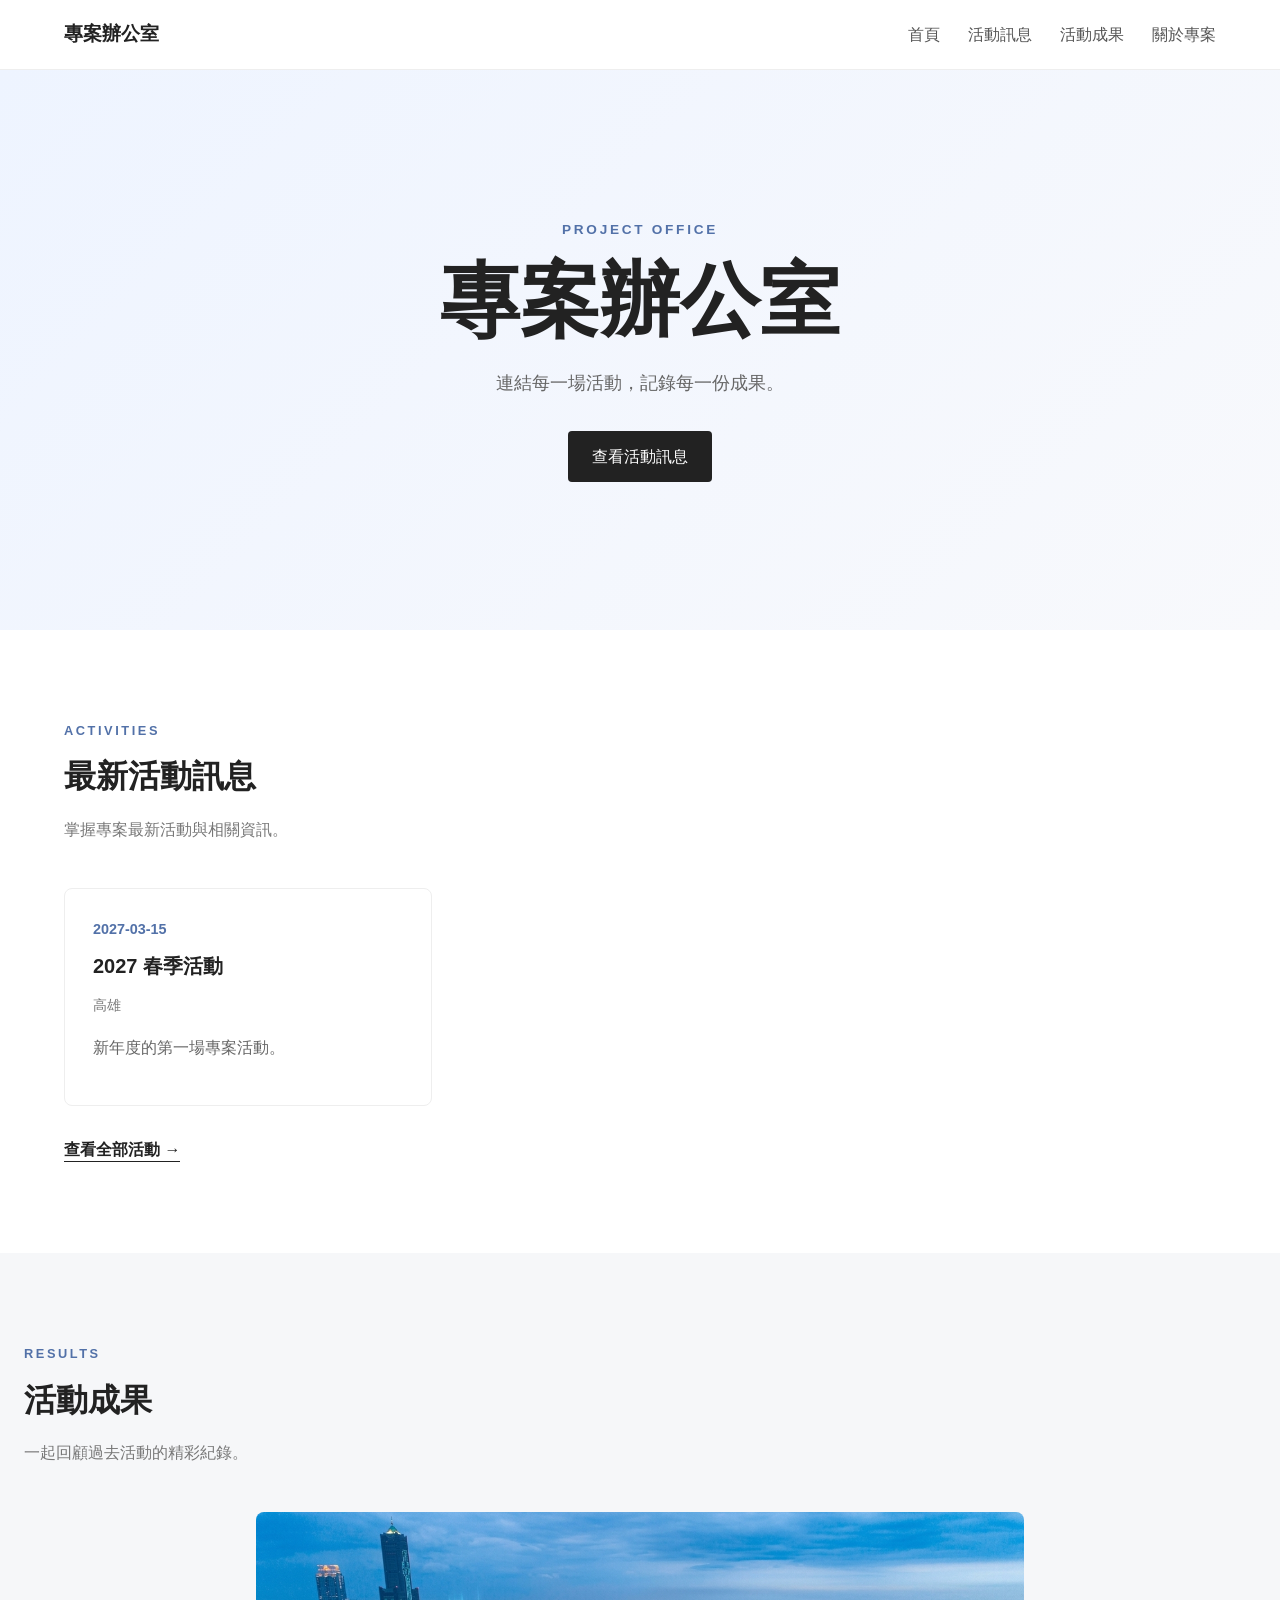
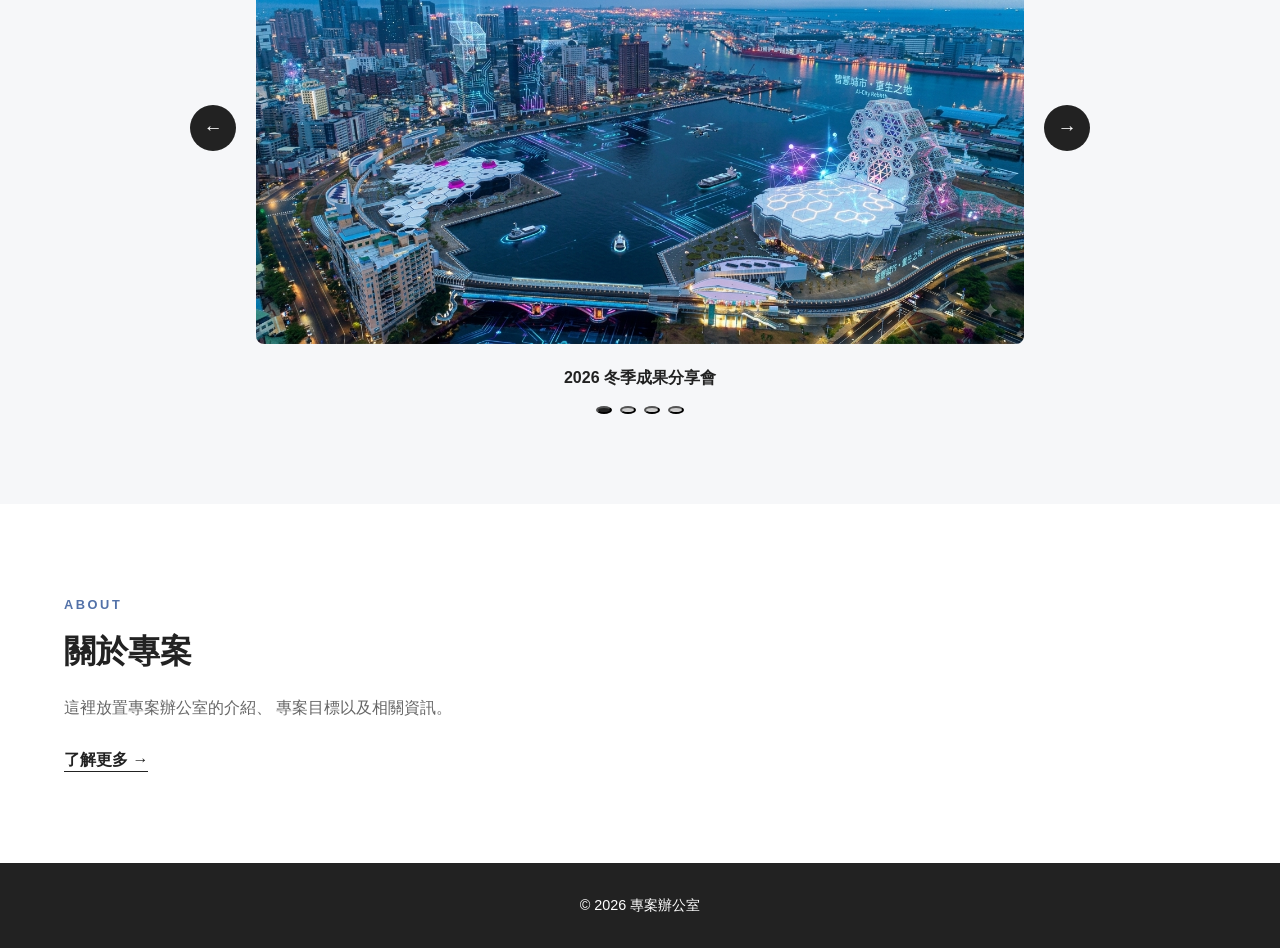
<file: index.html>
<!DOCTYPE html>
<html lang="zh-Hant">

<head>

    <meta charset="UTF-8">

    <meta
        name="viewport"
        content="width=device-width, initial-scale=1.0"
    >

    <title>專案辦公室</title>

    <link
        rel="stylesheet"
        href="css/style.css"
    >

</head>


<body>

    <!-- 網站導覽列 -->
    <header class="site-header">

        <nav class="navbar">

            <a href="index.html" class="logo">
                專案辦公室
            </a>

            <div class="nav-links">

                <a href="index.html">
                    首頁
                </a>

                <a href="activities.html">
                    活動訊息
                </a>

                <a href="results.html">
                    活動成果
                </a>

                <a href="about.html">
                    關於專案
                </a>

            </div>

        </nav>

    </header>


    <!-- 主要內容 -->
    <main>

        <!-- 首頁主視覺 -->
        <section class="hero">

            <div class="hero-content">

                <p class="hero-label">
                    PROJECT OFFICE
                </p>

                <h1>
                    專案辦公室
                </h1>

                <p>
                    連結每一場活動，記錄每一份成果。
                </p>

                <a href="activities.html" class="button">
                    查看活動訊息
                </a>

            </div>

        </section>


        <!-- 最新活動 -->
        <section class="section">

            <div class="section-title">

                <p class="section-label">
                    ACTIVITIES
                </p>

                <h2>
                    最新活動訊息
                </h2>

                <p>
                    掌握專案最新活動與相關資訊。
                </p>

            </div>


            <div id="latest-activities" class="activity-list">

                <!--
                    之後 JavaScript
                    會自動把活動資料放到這裡
                -->

                <p>
                    活動資料載入中……
                </p>

            </div>


            <div class="section-more">

                <a href="activities.html" class="text-link">
                    查看全部活動 →
                </a>

            </div>

        </section>


        <!-- 活動成果照片 -->
        <section class="section results-section">

            <div class="section-title">

                <p class="section-label">
                    RESULTS
                </p>

                <h2>
                    活動成果
                </h2>

                <p>
                    一起回顧過去活動的精彩紀錄。
                </p>

            </div>


            <div class="photo-slider">

                <button
                    class="slider-button"
                    id="prev-button"
                    type="button"
                >
                    ←
                </button>


<div class="slider-image">

    <a
        id="result-link"
        href="results.html"
    >

        <img
            id="result-image"
            src=""
            alt="活動成果照片"
        >

    </a>

</div>



                <button
                    class="slider-button"
                    id="next-button"
                    type="button"
                >
                    →
                </button>

            </div>


            <div
                id="result-title"
                class="slider-title"
            >
                活動成果
            </div>


            <div
                id="slider-dots"
                class="slider-dots"
            >
            </div>

        </section>


        <!-- 關於專案 -->
        <section class="section about-section">

            <div class="about-content">

                <p class="section-label">
                    ABOUT
                </p>

                <h2>
                    關於專案
                </h2>

                <p>
                    這裡放置專案辦公室的介紹、
                    專案目標以及相關資訊。
                </p>

                <a href="about.html" class="text-link">
                    了解更多 →
                </a>

            </div>

        </section>

    </main>


    <!-- 頁尾 -->
    <footer class="site-footer">

        <p>
            © 2026 專案辦公室
        </p>

    </footer>


    <!-- JavaScript -->
    <script src="js/main.js"></script>

</body>

</html>
</file>
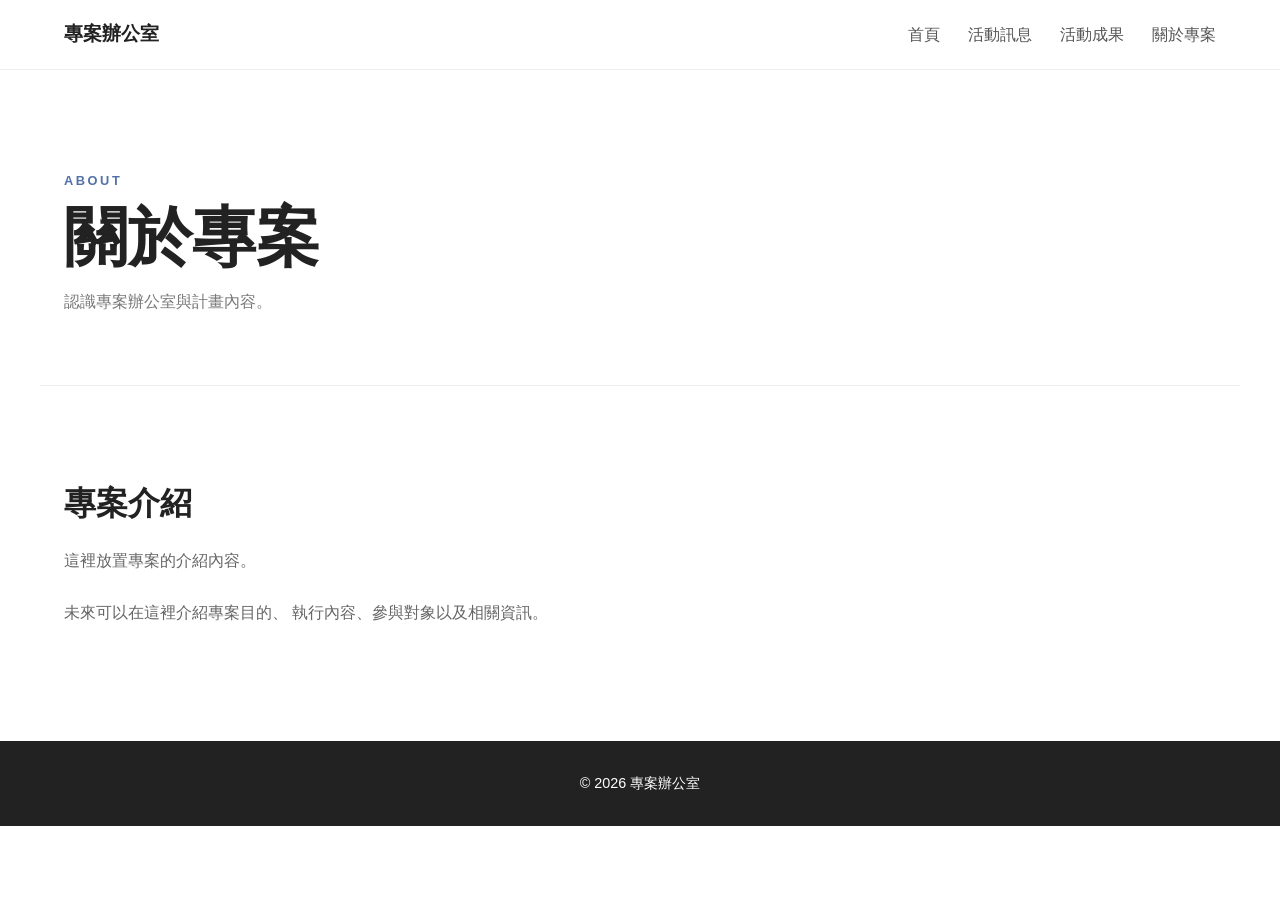
<file: about.html>
<!DOCTYPE html> <html lang="zh-Hant"> <head>
<meta charset="UTF-8">

<meta
    name="viewport"
    content="width=device-width, initial-scale=1.0"
>

<title>關於專案｜專案辦公室</title>

<link
    rel="stylesheet"
    href="css/style.css"
>

</head> <body>
<header class="site-header">

    <nav class="navbar">

        <a
            href="index.html"
            class="logo"
        >
            專案辦公室
        </a>

        <div class="nav-links">

            <a href="index.html">
                首頁
            </a>

            <a href="activities.html">
                活動訊息
            </a>

            <a href="results.html">
                活動成果
            </a>

            <a href="about.html">
                關於專案
            </a>

        </div>

    </nav>

</header>


<main>

    <section class="page-header">

        <p class="section-label">
            ABOUT
        </p>

        <h1>
            關於專案
        </h1>

        <p>
            認識專案辦公室與計畫內容。
        </p>

    </section>


    <section class="section">

        <div class="about-content">

            <h2>
                專案介紹
            </h2>

            <p>
                這裡放置專案的介紹內容。
            </p>

            <p>
                未來可以在這裡介紹專案目的、
                執行內容、參與對象以及相關資訊。
            </p>

        </div>

    </section>

</main>


<footer class="site-footer">

    <p>
        © 2026 專案辦公室
    </p>

</footer>

</body> </html>
</file>
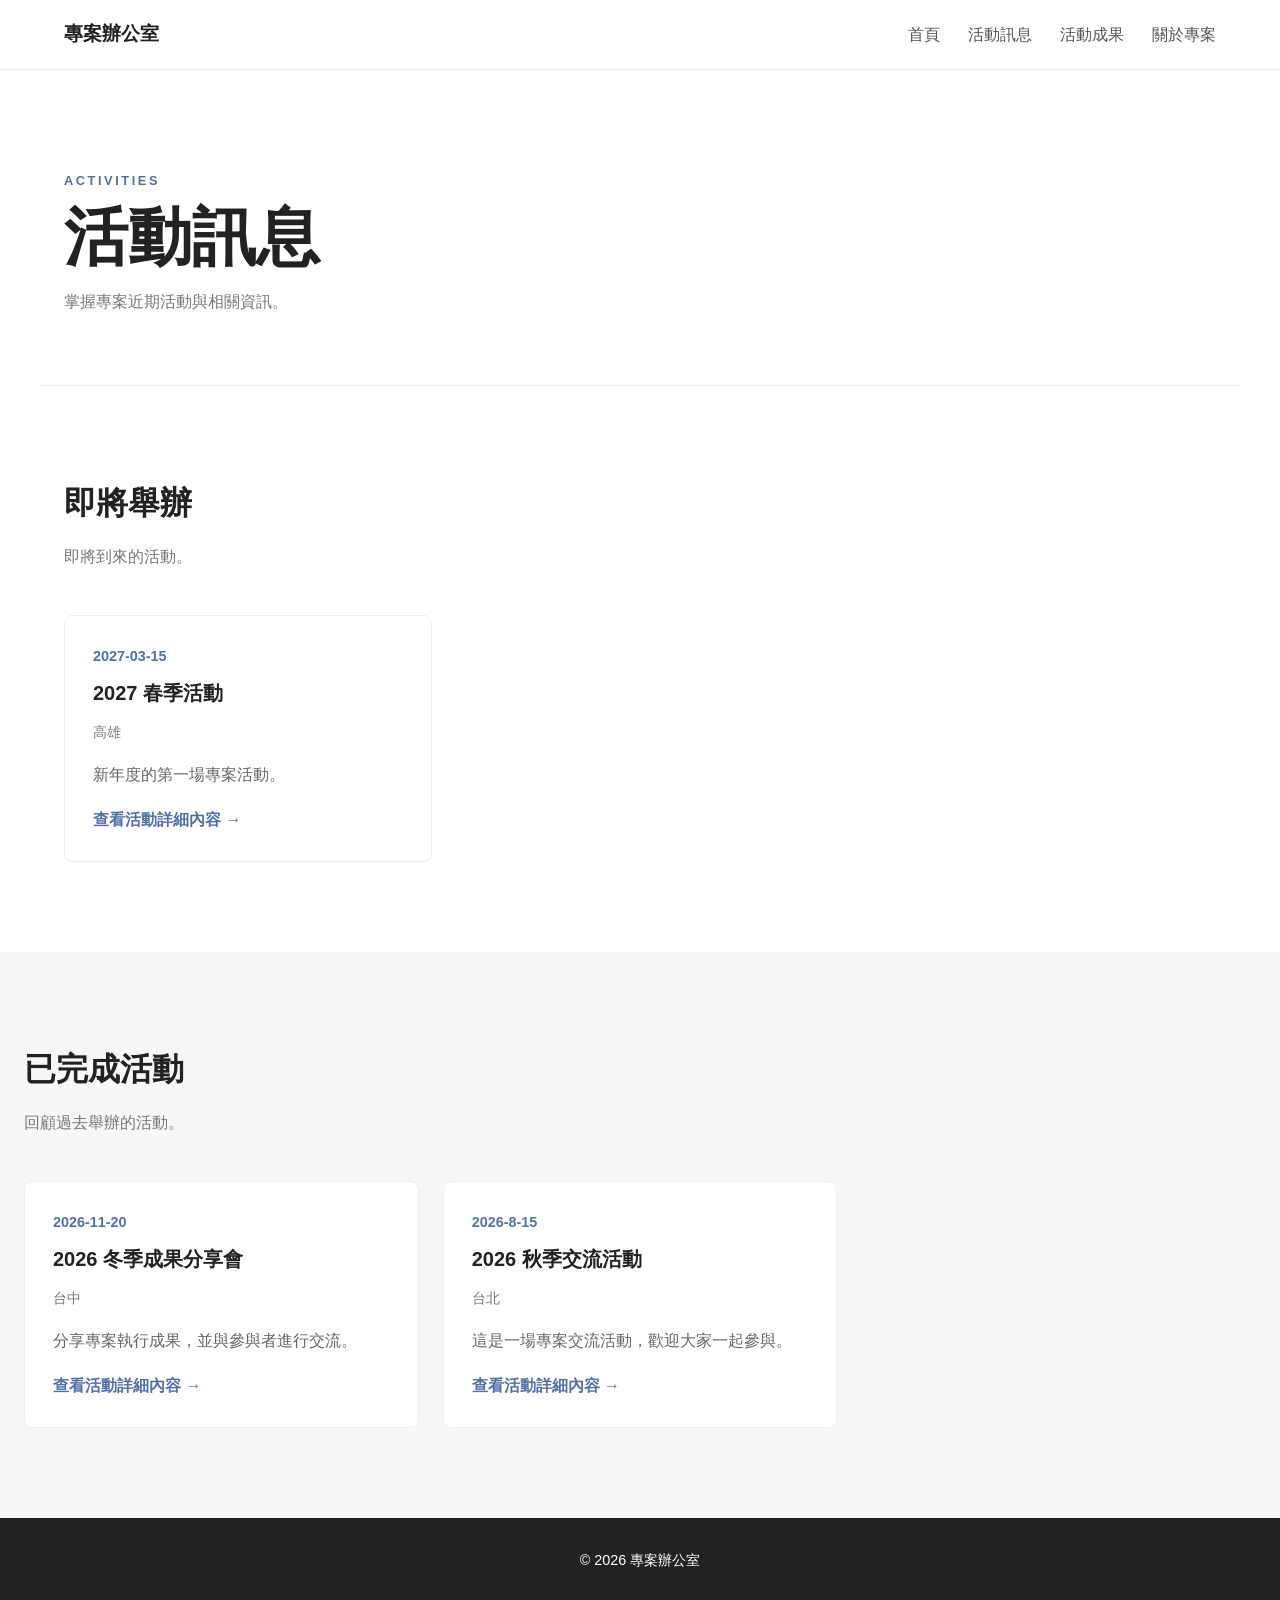
<file: activities.html>
<!DOCTYPE html>
<html lang="zh-Hant">

<head>

    <meta charset="UTF-8">

    <meta
        name="viewport"
        content="width=device-width, initial-scale=1.0"
    >

    <title>活動訊息｜專案辦公室</title>

    <link
        rel="stylesheet"
        href="css/style.css"
    >

</head>


<body>

    <!-- 網站導覽列 -->
    <header class="site-header">

        <nav class="navbar">

            <a
                href="index.html"
                class="logo"
            >
                專案辦公室
            </a>


            <div class="nav-links">

                <a href="index.html">
                    首頁
                </a>

                <a href="activities.html">
                    活動訊息
                </a>

                <a href="results.html">
                    活動成果
                </a>

                <a href="about.html">
                    關於專案
                </a>

            </div>

        </nav>

    </header>


    <!-- 主要內容 -->
    <main>

        <section class="page-header">

            <p class="section-label">
                ACTIVITIES
            </p>

            <h1>
                活動訊息
            </h1>

            <p>
                掌握專案近期活動與相關資訊。
            </p>

        </section>


        <!-- 即將舉辦 -->
        <section class="section">

            <div class="section-title">

                <h2>
                    即將舉辦
                </h2>

                <p>
                    即將到來的活動。
                </p>

            </div>


            <div
                id="upcoming-activities"
                class="activity-list"
            >

                <p>
                    活動資料載入中……
                </p>

            </div>

        </section>


        <!-- 已完成活動 -->
        <section class="section completed-section">

            <div class="section-title">

                <h2>
                    已完成活動
                </h2>

                <p>
                    回顧過去舉辦的活動。
                </p>

            </div>


            <div
                id="completed-activities"
                class="activity-list"
            >

                <p>
                    活動資料載入中……
                </p>

            </div>

        </section>

    </main>


    <!-- 頁尾 -->
    <footer class="site-footer">

        <p>
            © 2026 專案辦公室
        </p>

    </footer>


    <!-- JavaScript -->
    <script src="js/main.js"></script>

</body>

</html>
</file>
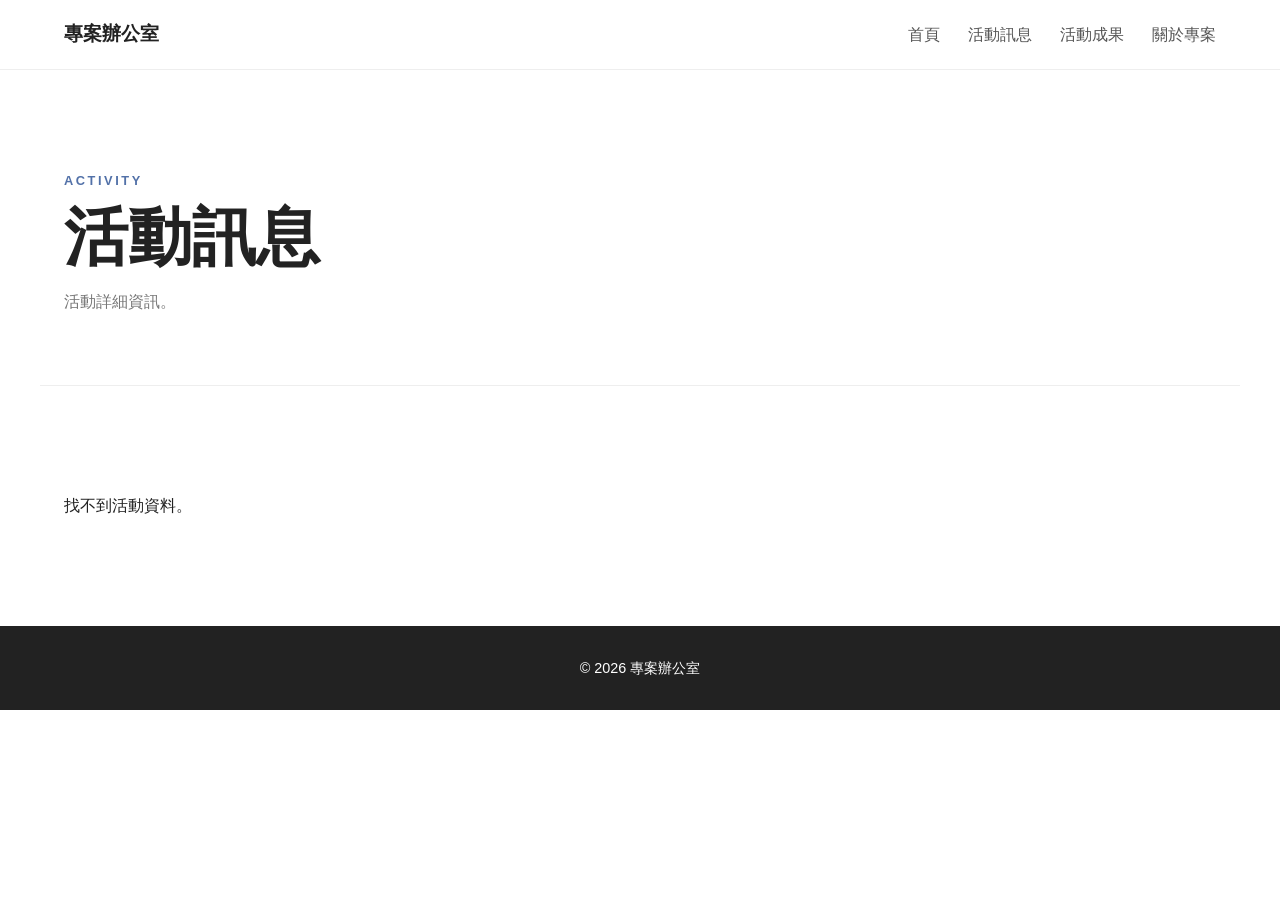
<file: activity-detail.html>
<!DOCTYPE html> <html lang="zh-Hant"> <head>
<meta charset="UTF-8">

<meta
    name="viewport"
    content="width=device-width, initial-scale=1.0"
>

<title>活動訊息｜專案辦公室</title>

<link
    rel="stylesheet"
    href="css/style.css"
>

</head> <body>
<!-- =========================
     導覽列
========================= -->

<header class="site-header">

    <nav class="navbar">

        <a
            href="index.html"
            class="logo"
        >
            專案辦公室
        </a>

        <div class="nav-links">

            <a href="index.html">
                首頁
            </a>

            <a href="activities.html">
                活動訊息
            </a>

            <a href="results.html">
                活動成果
            </a>

            <a href="about.html">
                關於專案
            </a>

        </div>

    </nav>

</header>


<!-- =========================
     頁面標題
========================= -->

<main>

    <section class="page-header">

        <p class="section-label">
            ACTIVITY
        </p>

        <h1>
            活動訊息
        </h1>

        <p>
            活動詳細資訊。
        </p>

    </section>


    <!-- =========================
         活動詳細內容
    ========================= -->

    <section class="section">

        <div id="activity-detail">

            <p>
                活動資料載入中……
            </p>

        </div>

    </section>

</main>


<!-- =========================
     Footer
========================= -->

<footer class="site-footer">

    <p>
        © 2026 專案辦公室
    </p>

</footer>


<!-- =========================
     JavaScript
========================= -->

<script src="js/main.js"></script>

</body> </html>
</file>
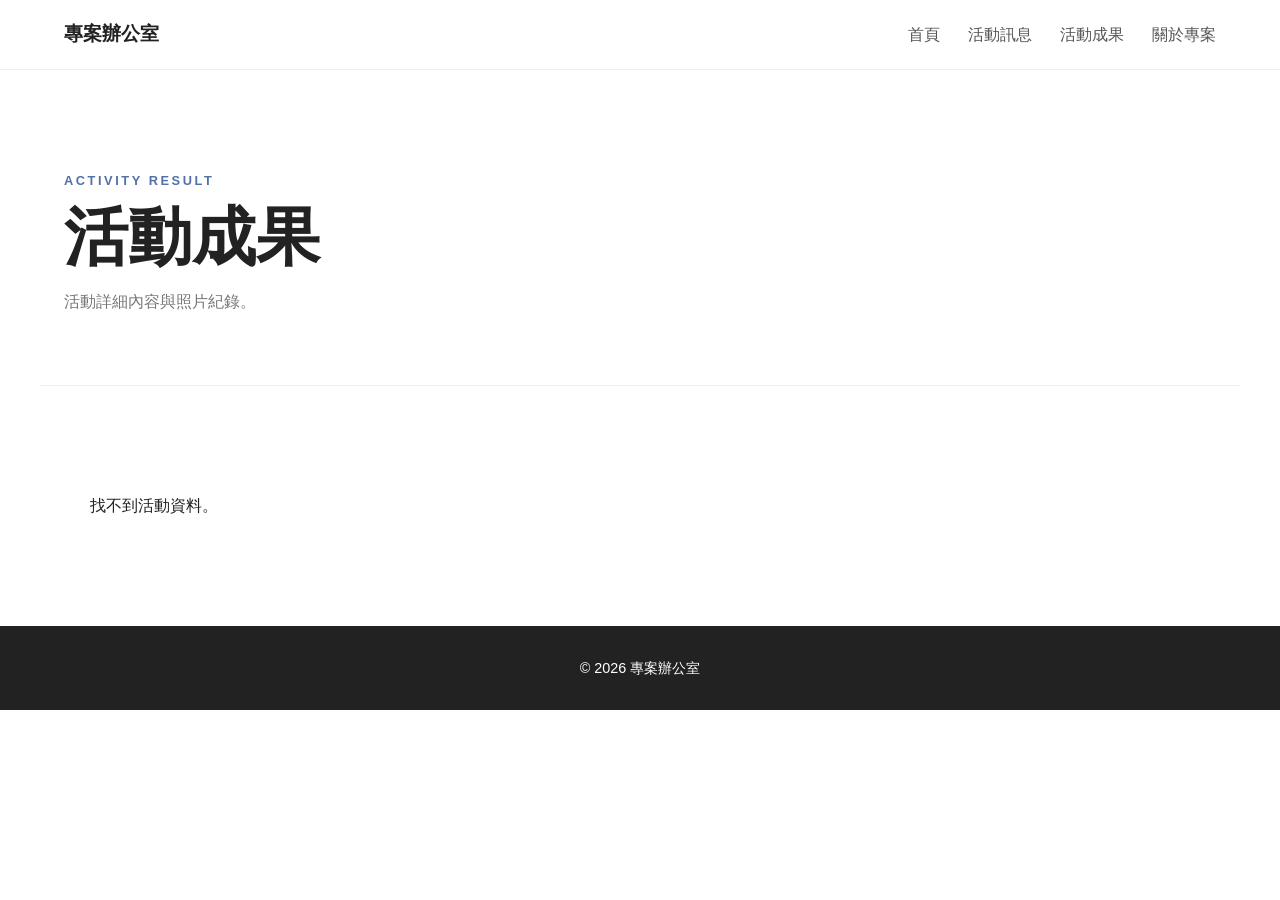
<file: result-detail.html>
<!DOCTYPE html>
<html lang="zh-Hant">

<head>

    <meta charset="UTF-8">

    <meta
        name="viewport"
        content="width=device-width, initial-scale=1.0"
    >

    <title>活動成果｜專案辦公室</title>

    <link
        rel="stylesheet"
        href="css/style.css"
    >

</head>


<body>

    <!-- 導覽列 -->

    <header class="site-header">

        <nav class="navbar">

            <a
                href="index.html"
                class="logo"
            >
                專案辦公室
            </a>


            <div class="nav-links">

                <a href="index.html">
                    首頁
                </a>

                <a href="activities.html">
                    活動訊息
                </a>

                <a href="results.html">
                    活動成果
                </a>

                <a href="about.html">
                    關於專案
                </a>

            </div>

        </nav>

    </header>


    <!-- 主要內容 -->

    <main>

        <section class="page-header">

            <p class="section-label">
                ACTIVITY RESULT
            </p>

            <h1>
                活動成果
            </h1>

            <p>
                活動詳細內容與照片紀錄。
            </p>

        </section>


        <section class="section">

            <div
                id="result-detail"
                class="result-detail"
            >

                <p>
                    活動資料載入中……
                </p>

            </div>

        </section>

    </main>


    <!-- Footer -->

    <footer class="site-footer">

        <p>
            © 2026 專案辦公室
        </p>

    </footer>


    <!-- JavaScript -->

    <script src="js/main.js"></script>

</body>

</html>
</file>
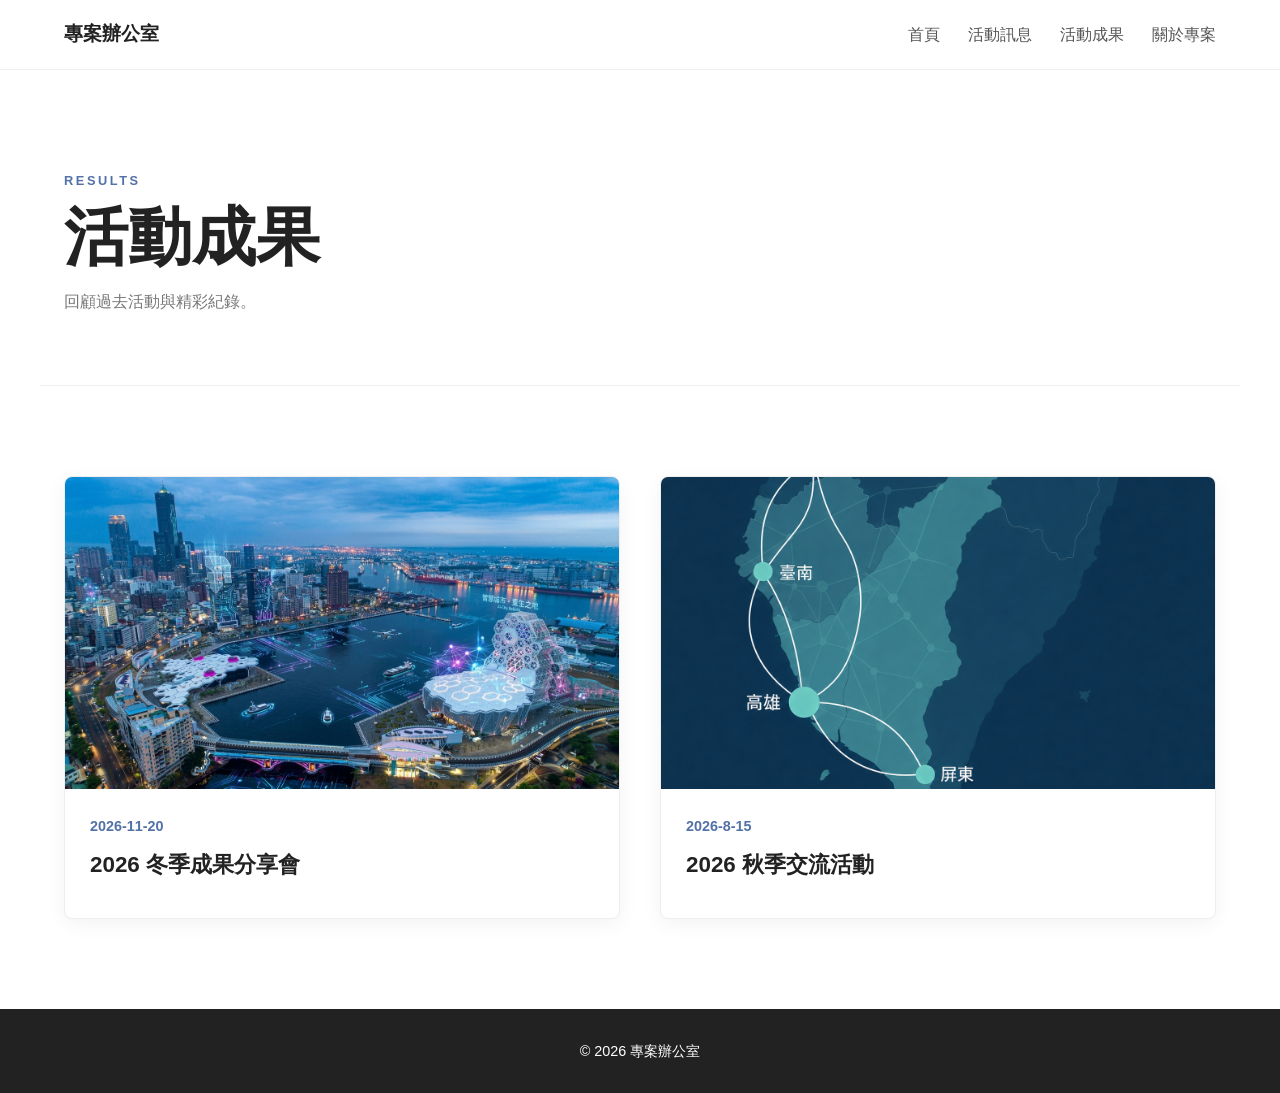
<file: results.html>
<!DOCTYPE html>
<html lang="zh-Hant">

<head>

    <meta charset="UTF-8">

    <meta
        name="viewport"
        content="width=device-width, initial-scale=1.0"
    >

    <title>活動成果｜專案辦公室</title>

    <link
        rel="stylesheet"
        href="css/style.css"
    >

</head>


<body>

    <!-- 導覽列 -->
    <header class="site-header">

        <nav class="navbar">

            <a
                href="index.html"
                class="logo"
            >
                專案辦公室
            </a>


            <div class="nav-links">

                <a href="index.html">
                    首頁
                </a>

                <a href="activities.html">
                    活動訊息
                </a>

                <a href="results.html">
                    活動成果
                </a>

                <a href="about.html">
                    關於專案
                </a>

            </div>

        </nav>

    </header>


    <!-- 主要內容 -->
    <main>

        <section class="page-header">

            <p class="section-label">
                RESULTS
            </p>

            <h1>
                活動成果
            </h1>

            <p>
                回顧過去活動與精彩紀錄。
            </p>

        </section>


        <!-- 成果列表 -->
        <section class="section">

            <div
                id="results-list"
                class="results-list"
            >

                <p>
                    成果資料載入中……
                </p>

            </div>

        </section>

    </main>


    <!-- Footer -->
    <footer class="site-footer">

        <p>
            © 2026 專案辦公室
        </p>

    </footer>


    <!-- JavaScript -->
    <script src="js/main.js"></script>

</body>

</html>
</file>
<file: css/style.css>
/* =========================
   基本設定
========================= */

* {
    box-sizing: border-box;
}

html {
    scroll-behavior: smooth;
}

body {
    margin: 0;

    font-family:
        Arial,
        "Noto Sans TC",
        sans-serif;

    color: #222;

    background: #ffffff;

    line-height: 1.7;
}

a {
    color: inherit;
    text-decoration: none;
}

img {
    max-width: 100%;
    display: block;
}


/* =========================
   導覽列
========================= */

.site-header {
    background: #ffffff;

    border-bottom:
        1px solid #eeeeee;
}

.navbar {
    max-width: 1200px;

    margin: 0 auto;

    padding:
        18px 24px;

    display: flex;

    align-items: center;

    justify-content: space-between;
}

.logo {
    font-size: 1.2rem;

    font-weight: 700;
}

.nav-links {
    display: flex;

    gap: 28px;
}

.nav-links a {
    color: #555;

    transition:
        color 0.2s ease;
}

.nav-links a:hover {
    color: #000;
}


/* =========================
   首頁主視覺
========================= */

.hero {
    min-height: 560px;

    display: flex;

    align-items: center;

    justify-content: center;

    text-align: center;

    padding: 80px 24px;

    background:
        linear-gradient(
            135deg,
            #eef4ff,
            #f8f9fc
        );
}

.hero-content {
    max-width: 800px;
}

.hero-label {
    margin: 0 0 12px;

    font-size: 0.85rem;

    letter-spacing: 0.2em;

    color: #5271a8;

    font-weight: 700;
}

.hero h1 {
    margin: 0 0 20px;

    font-size:
        clamp(2.5rem, 7vw, 5rem);

    line-height: 1.2;
}

.hero p:not(.hero-label) {
    margin-bottom: 32px;

    color: #666;

    font-size: 1.1rem;
}


/* =========================
   按鈕
========================= */

.button {
    display: inline-block;

    padding:
        12px 24px;

    background: #222;

    color: #fff;

    border-radius: 4px;

    transition:
        background 0.2s ease,
        transform 0.2s ease;
}

.button:hover {
    background: #444;

    transform: translateY(-2px);
}


/* =========================
   一般區塊
========================= */

.section {
    max-width: 1200px;

    margin: 0 auto;

    padding:
        90px 24px;
}

.section-title {
    margin-bottom: 45px;
}

.section-label {
    margin: 0 0 8px;

    font-size: 0.8rem;

    letter-spacing: 0.2em;

    color: #5271a8;

    font-weight: 700;
}

.section-title h2,
.about-content h2 {
    margin:
        0 0 12px;

    font-size: 2rem;
}

.section-title > p:last-child {
    margin: 0;

    color: #777;
}


/* =========================
   活動列表
========================= */

.activity-list {
    display: grid;

    grid-template-columns:
        repeat(3, 1fr);

    gap: 24px;
}

.activity-card {
    padding: 28px;

    border:
        1px solid #eeeeee;

    border-radius: 8px;

    background: #fff;

    transition:
        transform 0.2s ease,
        box-shadow 0.2s ease;
}

.activity-card-link {
    display: block;

    color: inherit;

    text-decoration: none;
}


.activity-detail-link {
    margin-top: 18px;

    font-weight: 700;

    color: #5271a8;
}


.activity-card-link:hover
.activity-detail-link {
    color: #222;
}


.activity-card:hover {
    transform:
        translateY(-4px);

    box-shadow:
        0 10px 30px
        rgba(0, 0, 0, 0.08);
}

.activity-date {
    color: #5271a8;

    font-size: 0.9rem;

    font-weight: 700;
}

.activity-card h3 {
    margin:
        8px 0 10px;

    font-size: 1.25rem;
}

.activity-location {
    color: #777;

    font-size: 0.9rem;
}

.activity-description {
    color: #666;
}

.section-more {
    margin-top: 30px;
}

.text-link {
    font-weight: 700;

    border-bottom:
        1px solid #222;

    padding-bottom: 3px;
}


/* =========================
   活動成果
========================= */

.results-section {
    max-width: none;

    background: #f6f7f9;
}

.photo-slider {
    max-width: 900px;

    margin: 0 auto;

    display: flex;

    align-items: center;

    gap: 20px;
}

.slider-image {
    flex: 1;

    aspect-ratio: 16 / 9;

    background: #ddd;

    overflow: hidden;

    border-radius: 8px;
}

.slider-image a {
    display: block;

    width: 100%;
    height: 100%;
}

.slider-image img {
    width: 100%;

    height: 100%;

    object-fit: cover;

    transition:
        transform 0.4s ease,
        opacity 0.3s ease;
}

.slider-image a:hover img {
    transform: scale(1.03);

    opacity: 0.92;
}


.slider-button {
    width: 46px;

    height: 46px;

    border: none;

    border-radius: 50%;

    background: #222;

    color: #fff;

    font-size: 1.2rem;

    cursor: pointer;
}

.slider-button:hover {
    background: #444;
}

.slider-title {
    margin-top: 20px;

    text-align: center;

    font-weight: 700;
}

.slider-dots {
    margin-top: 15px;

    display: flex;

    justify-content: center;

    gap: 8px;
}

.slider-dot {
    width: 8px;

    height: 8px;

    border-radius: 50%;

    background: #ccc;
}

.slider-dot.active {
    background: #222;
}





/* =========================
   關於專案
========================= */

.about-section {
    min-height: 350px;

    display: flex;

    align-items: center;
}

.about-content {
    max-width: 700px;
}

.about-content p:not(.section-label) {
    color: #666;

    margin-bottom: 25px;
}


/* =========================
   Footer
========================= */

.site-footer {
    padding:
        30px 24px;

    background: #222;

    color: #fff;

    text-align: center;
}

.site-footer p {
    margin: 0;

    font-size: 0.9rem;
}


/* =========================
   內頁標題
========================= */

.page-header {
    max-width: 1200px;

    margin: 0 auto;

    padding:
        100px 24px 70px;

    border-bottom:
        1px solid #eeeeee;
}

.page-header h1 {
    margin:
        0 0 12px;

    font-size:
        clamp(2.2rem, 5vw, 4rem);

    line-height: 1.2;
}

.page-header > p:last-child {
    margin: 0;

    color: #777;
}


/* =========================
   已完成活動區
========================= */

.completed-section {
    background: #f6f7f9;

    max-width: none;
}


/* 已完成活動卡片稍微淡一點 */

.completed-section .activity-card {
    background: #ffffff;
}

/* =========================
   活動成果列表
========================= */

.results-list {
    display: grid;

    grid-template-columns:
        repeat(2, 1fr);

    gap: 40px;
}


.result-card {
    overflow: hidden;

    background: #ffffff;

    border:
        1px solid #eeeeee;

    border-radius: 8px;

    box-shadow:
        0 5px 20px
        rgba(0, 0, 0, 0.05);
}


.result-image {
    aspect-ratio: 16 / 9;

    background: #eeeeee;

    overflow: hidden;
}


.result-image img {
    width: 100%;

    height: 100%;

    object-fit: cover;
}


.result-content {
    padding: 25px;
}


.result-content h2 {
    margin:
        8px 0;

    font-size: 1.4rem;
}


.result-content p {
    color: #666;
}


/* 手機版 */

@media (max-width: 768px) {

    .results-list {
        grid-template-columns: 1fr;
    }

}

/* =========================
   活動成果照片牆
========================= */

.result-gallery {

    display: grid;

    grid-template-columns:
        repeat(3, 1fr);

    gap: 15px;

    margin-top: 25px;

}


.result-photo {

    aspect-ratio: 4 / 3;

    overflow: hidden;

    border-radius: 8px;

    background: #eee;

}


.result-photo img {

    width: 100%;

    height: 100%;

    object-fit: cover;

    display: block;

    transition:
        transform 0.3s ease;

}


.result-photo:hover img {

    transform: scale(1.05);

}




/* 手機版 */

@media (max-width: 768px) {

    .result-gallery {

        grid-template-columns:
            repeat(2, 1fr);

    }

}


@media (max-width: 480px) {

    .result-gallery {

        grid-template-columns:
            1fr;

    }

}


/* =========================
   活動成果詳細頁
========================= */

.result-detail {
    max-width: 1100px;

    margin: 0 auto;
}


.detail-content {
    margin-bottom: 40px;
}


.detail-content h1 {
    margin:
        8px 0 12px;

    font-size: 2.2rem;

    line-height: 1.3;
}


.detail-content p {
    color: #666;

    margin-top: 20px;
}


/* =========================
   詳細頁照片牆
========================= */

.detail-gallery {

    display: grid;

    grid-template-columns:
        repeat(2, 1fr);

    gap: 24px;

    margin-top: 40px;

}


.detail-photo {

    aspect-ratio: 4 / 3;

    overflow: hidden;

    border-radius: 8px;

    background: #eeeeee;

}


.detail-photo img {

    width: 100%;

    height: 100%;

    object-fit: cover;

    display: block;

    transition:
        transform 0.3s ease;

}


.detail-photo:hover img {

    transform: scale(1.03);

}


/* =========================
   詳細頁手機版
========================= */

@media (max-width: 768px) {

    .detail-gallery {

        grid-template-columns:
            1fr;

        gap: 20px;

    }


    .detail-content h1 {

        font-size: 1.8rem;

    }

}



/* =========================
   手機版
========================= */

@media (max-width: 768px) {

    .navbar {
        flex-direction: column;

        gap: 15px;
    }

    .nav-links {
        gap: 15px;

        flex-wrap: wrap;

        justify-content: center;

        font-size: 0.9rem;
    }

    .hero {
        min-height: 450px;

        padding:
            60px 20px;
    }

    .section {
        padding:
            60px 20px;
    }

    .activity-list {
        grid-template-columns: 1fr;
    }

    .photo-slider {
        gap: 10px;
    }

    .slider-button {
        width: 38px;

        height: 38px;

        flex-shrink: 0;
    }

}

/* =========================
   活動訊息詳細頁
========================= */

.activity-detail {
    max-width: 850px;

    margin: 0 auto;
}

.activity-detail h1 {
    margin:
        10px 0 15px;

    font-size:
        clamp(2rem, 5vw, 3.5rem);

    line-height: 1.3;
}

.activity-detail-description,
.activity-detail-info {
    margin-top: 45px;

    padding-top: 30px;

    border-top:
        1px solid #eeeeee;
}

.activity-detail-description h2,
.activity-detail-info h2 {
    margin:
        0 0 15px;

    font-size: 1.4rem;
}

.activity-detail-description p {
    color: #666;

    font-size: 1.05rem;
}

.activity-detail-info p {
    color: #666;
}
</file>
